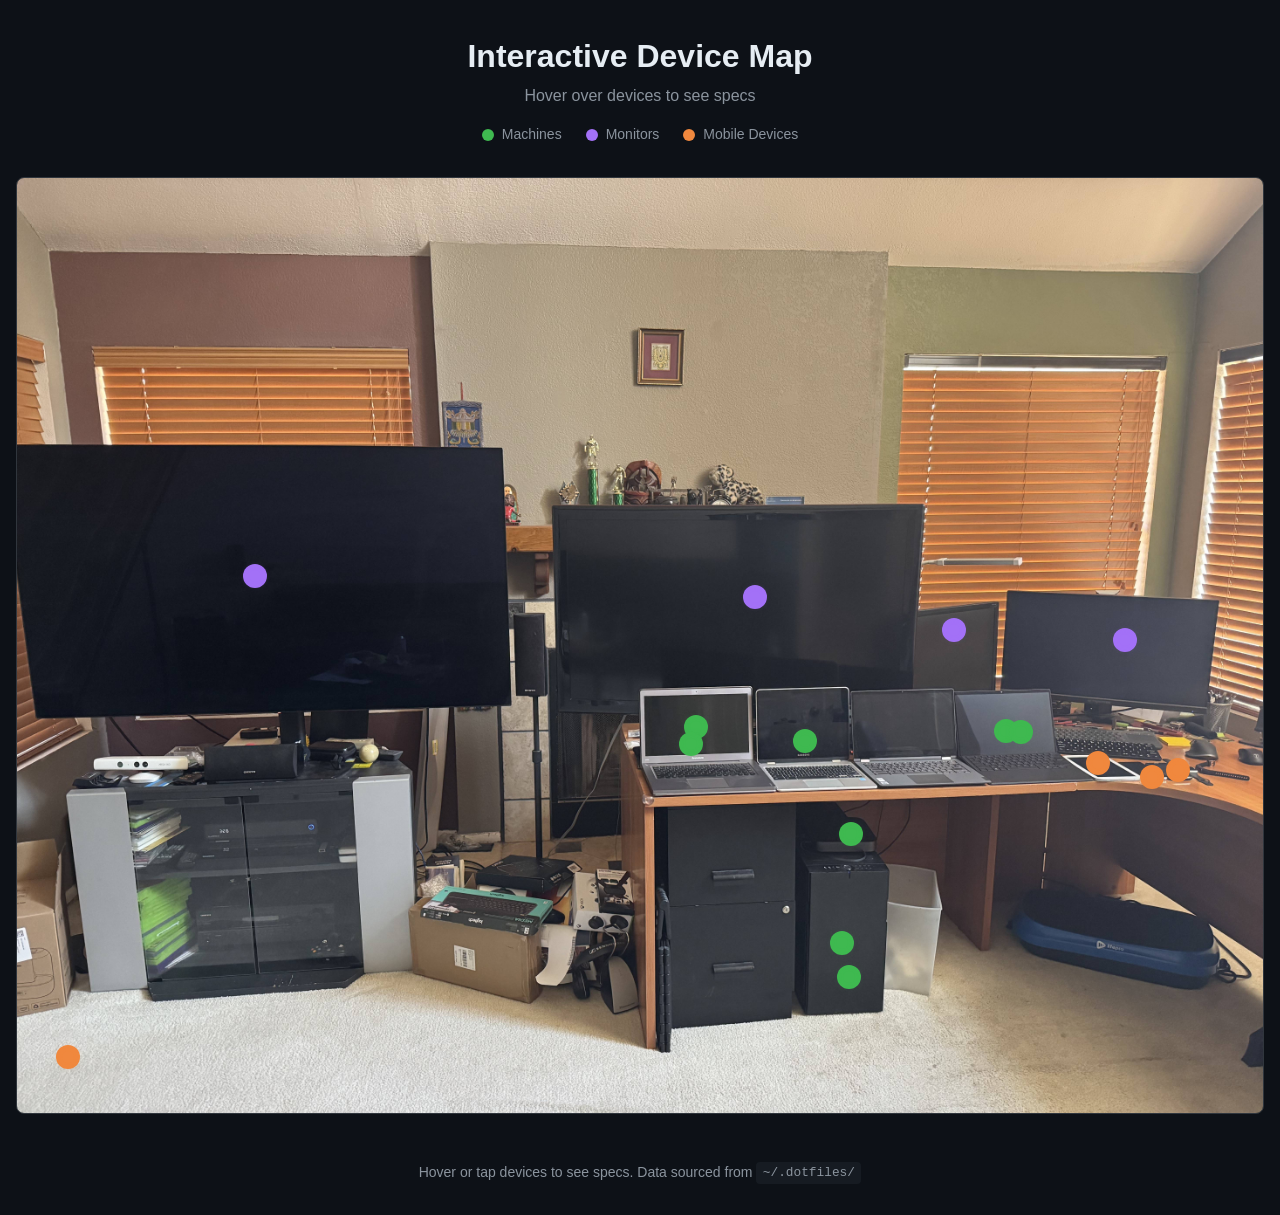
<file: device-map/index.html>
<!DOCTYPE html>
<html lang="en">
<head>
    <meta charset="UTF-8">
    <meta name="viewport" content="width=device-width, initial-scale=1.0">
    <title>Device Map - Office Setup</title>
    <link rel="stylesheet" href="style.css">
</head>
<body>
    <header>
        <h1>Interactive Device Map</h1>
        <p class="subtitle">Hover over devices to see specs</p>
        <div class="legend">
            <span class="legend-item machines">Machines</span>
            <span class="legend-item monitors">Monitors</span>
            <span class="legend-item devices">Mobile Devices</span>
        </div>
    </header>

    <main class="device-map">
        <img src="office.jpg" alt="Office setup with multiple monitors and devices" class="office-photo">

        <!-- MONITORS (4) -->

        <!-- Main LG TV - 4K -->
        <div class="hotspot monitor" data-device="lg-tv-main" style="left: 4.9%; top: 22.6%; width: 30%; height: 40%;">
            <div class="pulse"></div>
            <div class="tooltip">
                <h3>Main LG TV</h3>
                <span class="badge">4K Display</span>
                <table>
                    <tr><td>Resolution</td><td>3840x2160</td></tr>
                    <tr><td>Refresh</td><td>60Hz</td></tr>
                    <tr><td>Connection</td><td>HDMI-A-1</td></tr>
                    <tr><td>Year</td><td>2020</td></tr>
                </table>
                <p class="note">Primary display - enable PC/Game Mode for best results</p>
            </div>
        </div>

        <!-- XB271HU - Gaming Monitor -->
        <div class="hotspot monitor" data-device="xb271hu" style="left: 80.4%; top: 31.9%; width: 15%; height: 35%;">
            <div class="pulse"></div>
            <div class="tooltip">
                <h3>Acer Predator XB271HU</h3>
                <span class="badge">Gaming</span>
                <table>
                    <tr><td>Panel</td><td>27" IPS</td></tr>
                    <tr><td>Resolution</td><td>2560x1440</td></tr>
                    <tr><td>Refresh</td><td>144Hz (165Hz OC)</td></tr>
                    <tr><td>G-Sync</td><td>Yes (hardware)</td></tr>
                    <tr><td>Connection</td><td>DP-2</td></tr>
                </table>
                <p class="note">Use 60Hz for desktop (40W idle) vs 144Hz (160W idle)</p>
            </div>
        </div>

        <!-- Acer AL2216W -->
        <div class="hotspot monitor" data-device="acer-al2216w" style="left: 70.5%; top: 35.9%; width: 8%; height: 25%;">
            <div class="pulse"></div>
            <div class="tooltip">
                <h3>Acer AL2216W</h3>
                <span class="badge">Secondary</span>
                <table>
                    <tr><td>Panel</td><td>22" TN</td></tr>
                    <tr><td>Resolution</td><td>1680x1050</td></tr>
                    <tr><td>Refresh</td><td>60Hz</td></tr>
                    <tr><td>Connection</td><td>DP-3 (adapter)</td></tr>
                </table>
                <p class="note">Good for terminals, chat, reference docs</p>
            </div>
        </div>

        <!-- 2nd LG TV -->
        <div class="hotspot monitor" data-device="lg-tv-2nd" style="left: 49%; top: 27.3%; width: 20%; height: 35%;">
            <div class="pulse"></div>
            <div class="tooltip">
                <h3>2nd LG TV</h3>
                <span class="badge">1080p</span>
                <table>
                    <tr><td>Resolution</td><td>1920x1080</td></tr>
                    <tr><td>Refresh</td><td>60Hz</td></tr>
                    <tr><td>Connection</td><td>DP-1 (adapter)</td></tr>
                    <tr><td>Year</td><td>2011</td></tr>
                </table>
            </div>
        </div>

        <!-- MACHINES (8) -->

        <!-- Desktop Fedora -->
        <div class="hotspot machine" data-device="desktop-fedora" style="left: 61.3%; top: 72.9%; width: 10%; height: 25%;">
            <div class="pulse"></div>
            <div class="tooltip tooltip-top">
                <h3>Desktop (Fedora)</h3>
                <span class="badge primary">Primary Analysis</span>
                <table>
                    <tr><td>OS</td><td>Fedora 43 (Sway)</td></tr>
                    <tr><td>CPU</td><td>i9-9900KF @ 5.0GHz</td></tr>
                    <tr><td>GPU</td><td>RTX 3090</td></tr>
                    <tr><td>Memory</td><td>64 GB</td></tr>
                    <tr><td>Disk</td><td>488 GB (btrfs)</td></tr>
                </table>
                <p class="role">TennisAgent: 145 tools, Plotly viz, model training</p>
            </div>
        </div>

        <!-- Desktop Windows (same machine, dual boot) -->
        <div class="hotspot machine" data-device="desktop-windows" style="left: 61.8%; top: 71.8%; width: 8%; height: 20%;">
            <div class="pulse"></div>
            <div class="tooltip tooltip-top">
                <h3>Desktop (Windows 11)</h3>
                <span class="badge">Dual Boot</span>
                <table>
                    <tr><td>OS</td><td>Windows 11</td></tr>
                    <tr><td>CPU</td><td>i9-9900KF @ 5.0GHz</td></tr>
                    <tr><td>GPU</td><td>RTX 3090</td></tr>
                    <tr><td>Memory</td><td>64 GB</td></tr>
                    <tr><td>WM</td><td>komorebi + whkd</td></tr>
                </table>
                <p class="note">Same hardware as Fedora desktop</p>
            </div>
        </div>

        <!-- Z13 Fedora -->
        <div class="hotspot machine" data-device="z13-fedora" style="left: 71.1%; top: 49.2%; width: 15%; height: 20%;">
            <div class="pulse"></div>
            <div class="tooltip">
                <h3>ROG Flow Z13 (Fedora)</h3>
                <span class="badge">Mobile Backup</span>
                <table>
                    <tr><td>OS</td><td>Fedora 43 (Sway)</td></tr>
                    <tr><td>CPU</td><td>Ryzen AI MAX 390</td></tr>
                    <tr><td>GPU</td><td>Radeon 8050S</td></tr>
                    <tr><td>Memory</td><td>27 GB (shared)</td></tr>
                    <tr><td>Display</td><td>13" 2560x1600 180Hz</td></tr>
                </table>
                <p class="role">TennisAgent: 75% desktop perf, portable</p>
            </div>
        </div>

        <!-- Z13 Windows -->
        <div class="hotspot machine" data-device="z13-windows" style="left: 74.8%; top: 51.8%; width: 10%; height: 15%;">
            <div class="pulse"></div>
            <div class="tooltip">
                <h3>ROG Flow Z13 (Windows)</h3>
                <span class="badge">Dual Boot</span>
                <table>
                    <tr><td>OS</td><td>Windows 11 Home</td></tr>
                    <tr><td>CPU</td><td>Ryzen AI MAX 390</td></tr>
                    <tr><td>GPU</td><td>Radeon 8050S</td></tr>
                    <tr><td>Memory</td><td>28 GB (shared)</td></tr>
                    <tr><td>WM</td><td>komorebi + whkd</td></tr>
                </table>
            </div>
        </div>

        <!-- Mac Mini -->
        <div class="hotspot machine" data-device="mac-mini" style="left: 62.5%; top: 65.2%; width: 8%; height: 10%;">
            <div class="pulse"></div>
            <div class="tooltip tooltip-top">
                <h3>Mac Mini (2018)</h3>
                <span class="badge">Data Collection</span>
                <table>
                    <tr><td>OS</td><td>macOS Sequoia 15.7</td></tr>
                    <tr><td>CPU</td><td>i7-8700B @ 3.2GHz</td></tr>
                    <tr><td>GPU</td><td>Intel UHD 630</td></tr>
                    <tr><td>Memory</td><td>8 GB</td></tr>
                    <tr><td>WM</td><td>yabai + skhd</td></tr>
                </table>
                <p class="role">Apple Watch integration, Garmin FIT parsing, iPhone video extraction</p>
            </div>
        </div>

        <!-- Chromebook Lenovo -->
        <div class="hotspot machine" data-device="chromebook-lenovo" style="left: 48.4%; top: 52.7%; width: 12%; height: 12%;">
            <div class="pulse"></div>
            <div class="tooltip">
                <h3>Chromebook Lenovo</h3>
                <span class="badge">Crostini</span>
                <table>
                    <tr><td>OS</td><td>Debian 12 (Crostini)</td></tr>
                    <tr><td>CPU</td><td>i3-10110U @ 2.6GHz</td></tr>
                    <tr><td>Memory</td><td>~2.7 GB</td></tr>
                    <tr><td>Display</td><td>13" 3072x1728</td></tr>
                </table>
            </div>
        </div>

        <!-- IdeaPad U400 -->
        <div class="hotspot machine" data-device="ideapad-u400" style="left: 48%; top: 54.5%; width: 12%; height: 12%;">
            <div class="pulse"></div>
            <div class="tooltip">
                <h3>IdeaPad U400</h3>
                <span class="badge">Debian</span>
                <table>
                    <tr><td>OS</td><td>Debian 12 (Sway)</td></tr>
                    <tr><td>CPU</td><td>i5-2450M @ 3.1GHz</td></tr>
                    <tr><td>GPU</td><td>AMD HD 6400M + Intel HD 3000</td></tr>
                    <tr><td>Memory</td><td>~6 GB</td></tr>
                    <tr><td>Display</td><td>14" 1366x768</td></tr>
                </table>
            </div>
        </div>

        <!-- Chromebook Kevin -->
        <div class="hotspot machine" data-device="chromebook-kevin" style="left: 56.9%; top: 54.2%; width: 12%; height: 12%;">
            <div class="pulse"></div>
            <div class="tooltip">
                <h3>Chromebook Kevin</h3>
                <span class="badge">ARM</span>
                <table>
                    <tr><td>Model</td><td>Samsung Plus v1</td></tr>
                    <tr><td>OS</td><td>Debian 12 (Sway)</td></tr>
                    <tr><td>CPU</td><td>rk3399 (ARM)</td></tr>
                    <tr><td>Memory</td><td>3.8 GB</td></tr>
                    <tr><td>Display</td><td>12" 2400x1600</td></tr>
                </table>
            </div>
        </div>

        <!-- MOBILE DEVICES (4) -->

        <!-- Galaxy Avant -->
        <div class="hotspot device" data-device="galaxy-avant" style="left: 89.5%; top: 57.3%; width: 5%; height: 12%;">
            <div class="pulse"></div>
            <div class="tooltip">
                <h3>Samsung Galaxy Avant</h3>
                <span class="badge rooted">Rooted</span>
                <table>
                    <tr><td>Model</td><td>SM-G386T</td></tr>
                    <tr><td>ROM</td><td>CyanogenMod</td></tr>
                    <tr><td>Android</td><td>5.1.1 Lollipop</td></tr>
                    <tr><td>Root</td><td>cm-su</td></tr>
                    <tr><td>Carrier</td><td>T-Mobile</td></tr>
                </table>
            </div>
        </div>

        <!-- iPhone 15 Pro -->
        <div class="hotspot device" data-device="iphone-15-pro" style="left: 2.8%; top: 88%; width: 5%; height: 12%;">
            <div class="pulse"></div>
            <div class="tooltip">
                <h3>iPhone 15 Pro</h3>
                <span class="badge ios">iOS</span>
                <table>
                    <tr><td>Model</td><td>MTQM3</td></tr>
                    <tr><td>iOS</td><td>18.6.2</td></tr>
                    <tr><td>CPU</td><td>arm64e</td></tr>
                    <tr><td>Carrier</td><td>T-Mobile US</td></tr>
                    <tr><td>Status</td><td>Stock (not jailbroken)</td></tr>
                </table>
            </div>
        </div>

        <!-- Galaxy Note 8.0 -->
        <div class="hotspot device" data-device="galaxy-note-8" style="left: 81.8%; top: 55.1%; width: 8%; height: 15%;">
            <div class="pulse"></div>
            <div class="tooltip">
                <h3>Galaxy Note 8.0</h3>
                <span class="badge">Tablet</span>
                <table>
                    <tr><td>Model</td><td>GT-N5110</td></tr>
                    <tr><td>Size</td><td>8.0" Wi-Fi</td></tr>
                    <tr><td>ROM</td><td>LineageOS</td></tr>
                    <tr><td>Android</td><td>7.1.2 Nougat</td></tr>
                    <tr><td>ADB Root</td><td>Available</td></tr>
                </table>
            </div>
        </div>

        <!-- Galaxy S10e -->
        <div class="hotspot device" data-device="galaxy-s10e" style="left: 87.5%; top: 58.1%; width: 5%; height: 12%;">
            <div class="pulse"></div>
            <div class="tooltip">
                <h3>Galaxy S10e</h3>
                <span class="badge rooted">Magisk Root</span>
                <table>
                    <tr><td>Model</td><td>SM-G970F (Exynos)</td></tr>
                    <tr><td>ROM</td><td>LineageOS 21</td></tr>
                    <tr><td>Android</td><td>14</td></tr>
                    <tr><td>Root</td><td>Magisk 30.6</td></tr>
                    <tr><td>Storage</td><td>128 GB</td></tr>
                </table>
                <p class="note">Unlocked bootloader, full /data access</p>
            </div>
        </div>

    </main>

    <footer>
        <p>Hover or tap devices to see specs. Data sourced from <code>~/.dotfiles/</code></p>
    </footer>

    <script>
        // Toggle tooltip on click (for mobile and pinning)
        document.querySelectorAll('.hotspot').forEach(hotspot => {
            hotspot.addEventListener('click', (e) => {
                e.stopPropagation();
                // Close other pinned tooltips
                document.querySelectorAll('.hotspot.pinned').forEach(h => {
                    if (h !== hotspot) h.classList.remove('pinned');
                });
                hotspot.classList.toggle('pinned');
            });
        });

        // Close pinned tooltips when clicking elsewhere
        document.addEventListener('click', () => {
            document.querySelectorAll('.hotspot.pinned').forEach(h => {
                h.classList.remove('pinned');
            });
        });
    </script>
</body>
</html>
</file>
<file: device-map/style.css>
/* Device Map - Interactive Office Setup */

:root {
    --color-bg: #0d1117;
    --color-surface: #161b22;
    --color-border: #30363d;
    --color-text: #e6edf3;
    --color-text-muted: #8b949e;
    --color-accent: #58a6ff;
    --color-machine: #3fb950;
    --color-monitor: #a371f7;
    --color-device: #f0883e;
    --color-primary: #238636;
    --color-rooted: #da3633;
    --color-ios: #0a84ff;
}

* {
    box-sizing: border-box;
    margin: 0;
    padding: 0;
}

body {
    font-family: -apple-system, BlinkMacSystemFont, 'Segoe UI', Roboto, Oxygen, Ubuntu, sans-serif;
    background: var(--color-bg);
    color: var(--color-text);
    min-height: 100vh;
    line-height: 1.5;
}

/* Header */
header {
    text-align: center;
    padding: 2rem 1rem 1rem;
}

header h1 {
    font-size: 2rem;
    font-weight: 600;
    margin-bottom: 0.25rem;
}

.subtitle {
    color: var(--color-text-muted);
    font-size: 1rem;
    margin-bottom: 1rem;
}

.legend {
    display: flex;
    justify-content: center;
    gap: 1.5rem;
    flex-wrap: wrap;
}

.legend-item {
    display: flex;
    align-items: center;
    gap: 0.5rem;
    font-size: 0.875rem;
    color: var(--color-text-muted);
}

.legend-item::before {
    content: '';
    width: 12px;
    height: 12px;
    border-radius: 50%;
}

.legend-item.machines::before {
    background: var(--color-machine);
}

.legend-item.monitors::before {
    background: var(--color-monitor);
}

.legend-item.devices::before {
    background: var(--color-device);
}

/* Device Map Container */
.device-map {
    position: relative;
    max-width: 1400px;
    margin: 1rem auto;
    padding: 0 1rem;
}

.office-photo {
    width: 100%;
    height: auto;
    display: block;
    border-radius: 8px;
    border: 1px solid var(--color-border);
}

/* Hotspots */
.hotspot {
    position: absolute;
    cursor: pointer;
    border: 2px solid transparent;
    border-radius: 6px;
    transition: all 0.3s ease;
    z-index: 10;
}

.hotspot::after {
    content: '';
    position: absolute;
    top: 50%;
    left: 50%;
    transform: translate(-50%, -50%);
    width: 12px;
    height: 12px;
    border-radius: 50%;
    opacity: 0.9;
}

.hotspot.machine::after {
    background: var(--color-machine);
    box-shadow: 0 0 10px var(--color-machine);
}

.hotspot.monitor::after {
    background: var(--color-monitor);
    box-shadow: 0 0 10px var(--color-monitor);
}

.hotspot.device::after {
    background: var(--color-device);
    box-shadow: 0 0 10px var(--color-device);
}

/* Pulse animation */
.pulse {
    position: absolute;
    top: 50%;
    left: 50%;
    transform: translate(-50%, -50%);
    width: 24px;
    height: 24px;
    border-radius: 50%;
    animation: pulse 2s ease-out infinite;
}

.hotspot.machine .pulse {
    background: var(--color-machine);
}

.hotspot.monitor .pulse {
    background: var(--color-monitor);
}

.hotspot.device .pulse {
    background: var(--color-device);
}

@keyframes pulse {
    0% {
        transform: translate(-50%, -50%) scale(0.5);
        opacity: 0.8;
    }
    100% {
        transform: translate(-50%, -50%) scale(2);
        opacity: 0;
    }
}

/* Hotspot hover state */
.hotspot:hover,
.hotspot.pinned {
    background: rgba(88, 166, 255, 0.1);
}

.hotspot.machine:hover,
.hotspot.machine.pinned {
    border-color: var(--color-machine);
    background: rgba(63, 185, 80, 0.15);
}

.hotspot.monitor:hover,
.hotspot.monitor.pinned {
    border-color: var(--color-monitor);
    background: rgba(163, 113, 247, 0.15);
}

.hotspot.device:hover,
.hotspot.device.pinned {
    border-color: var(--color-device);
    background: rgba(240, 136, 62, 0.15);
}

/* Tooltips */
.tooltip {
    display: none;
    position: absolute;
    left: 100%;
    top: 0;
    margin-left: 10px;
    width: 280px;
    background: var(--color-surface);
    border: 1px solid var(--color-border);
    border-radius: 8px;
    padding: 1rem;
    box-shadow: 0 8px 24px rgba(0, 0, 0, 0.4);
    z-index: 100;
    animation: fadeIn 0.2s ease;
}

.tooltip-top {
    top: auto;
    bottom: 100%;
    left: 50%;
    transform: translateX(-50%);
    margin-left: 0;
    margin-bottom: 10px;
}

@keyframes fadeIn {
    from {
        opacity: 0;
        transform: translateY(-5px);
    }
    to {
        opacity: 1;
        transform: translateY(0);
    }
}

.tooltip-top {
    animation: fadeInTop 0.2s ease;
}

@keyframes fadeInTop {
    from {
        opacity: 0;
        transform: translate(-50%, 5px);
    }
    to {
        opacity: 1;
        transform: translate(-50%, 0);
    }
}

.hotspot:hover .tooltip,
.hotspot.pinned .tooltip {
    display: block;
}

.tooltip h3 {
    font-size: 1rem;
    font-weight: 600;
    margin-bottom: 0.5rem;
    color: var(--color-text);
}

/* Badges */
.badge {
    display: inline-block;
    font-size: 0.7rem;
    font-weight: 500;
    text-transform: uppercase;
    letter-spacing: 0.5px;
    padding: 0.2rem 0.5rem;
    border-radius: 4px;
    margin-bottom: 0.75rem;
    background: var(--color-border);
    color: var(--color-text-muted);
}

.badge.primary {
    background: var(--color-primary);
    color: white;
}

.badge.rooted {
    background: var(--color-rooted);
    color: white;
}

.badge.ios {
    background: var(--color-ios);
    color: white;
}

/* Tooltip tables */
.tooltip table {
    width: 100%;
    border-collapse: collapse;
    font-size: 0.8rem;
}

.tooltip td {
    padding: 0.25rem 0;
    border-bottom: 1px solid var(--color-border);
}

.tooltip td:first-child {
    color: var(--color-text-muted);
    width: 40%;
}

.tooltip td:last-child {
    text-align: right;
    font-family: 'SF Mono', 'Monaco', 'Consolas', monospace;
    font-size: 0.75rem;
}

.tooltip tr:last-child td {
    border-bottom: none;
}

/* Tooltip notes and roles */
.tooltip .note,
.tooltip .role {
    font-size: 0.75rem;
    color: var(--color-text-muted);
    margin-top: 0.75rem;
    padding-top: 0.5rem;
    border-top: 1px solid var(--color-border);
}

.tooltip .role {
    color: var(--color-accent);
}

/* Footer */
footer {
    text-align: center;
    padding: 2rem 1rem;
    color: var(--color-text-muted);
    font-size: 0.875rem;
}

footer code {
    background: var(--color-surface);
    padding: 0.2rem 0.4rem;
    border-radius: 4px;
    font-size: 0.8rem;
}

/* Responsive adjustments */
@media (max-width: 768px) {
    header h1 {
        font-size: 1.5rem;
    }

    .tooltip {
        position: fixed;
        left: 50% !important;
        top: auto !important;
        bottom: 1rem !important;
        transform: translateX(-50%) !important;
        margin: 0 !important;
        width: calc(100% - 2rem);
        max-width: 320px;
    }

    .hotspot::after {
        width: 16px;
        height: 16px;
    }

    .pulse {
        width: 32px;
        height: 32px;
    }

    /* Increase hotspot tap targets on mobile */
    .hotspot {
        min-width: 40px;
        min-height: 40px;
    }
}

/* High contrast mode for better visibility */
@media (prefers-contrast: high) {
    .hotspot::after {
        opacity: 1;
    }

    .tooltip {
        border-width: 2px;
    }
}

/* Reduce motion for accessibility */
@media (prefers-reduced-motion: reduce) {
    .pulse {
        animation: none;
    }

    .tooltip {
        animation: none;
    }
}
</file>
